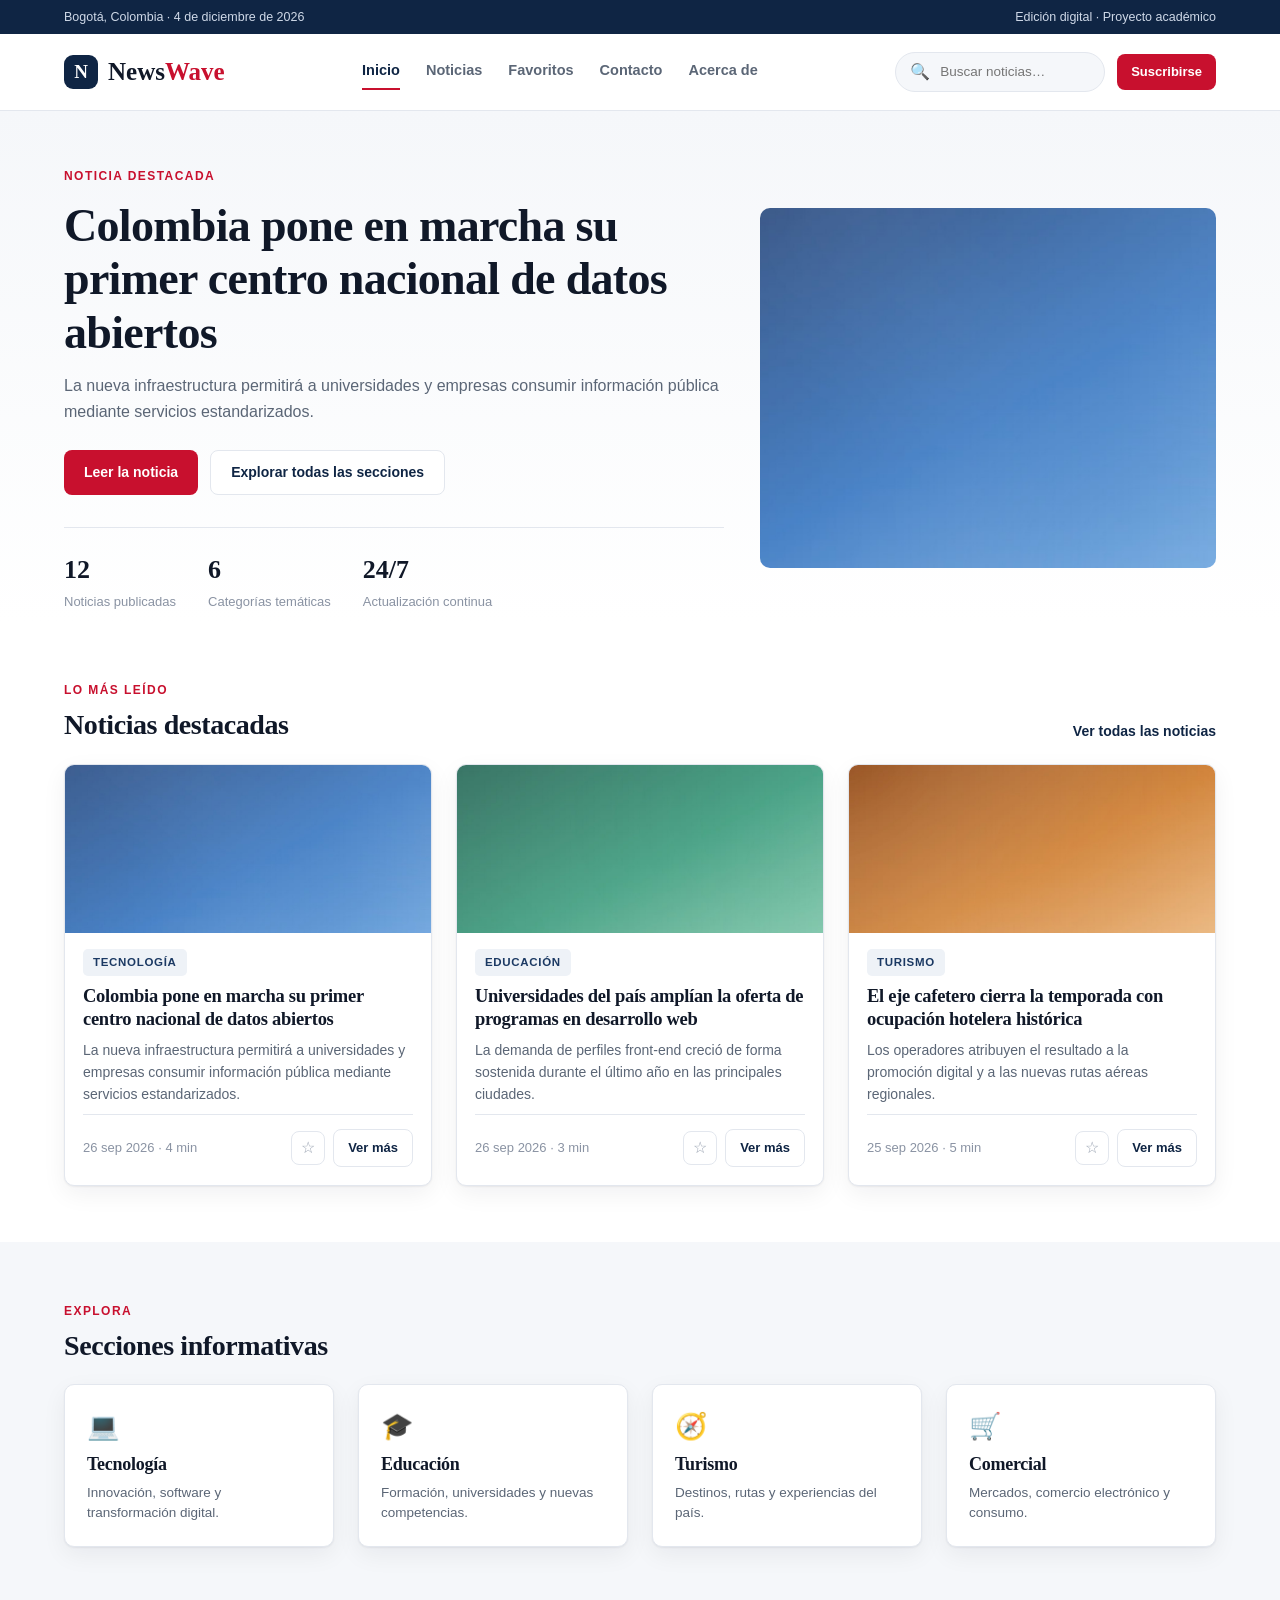
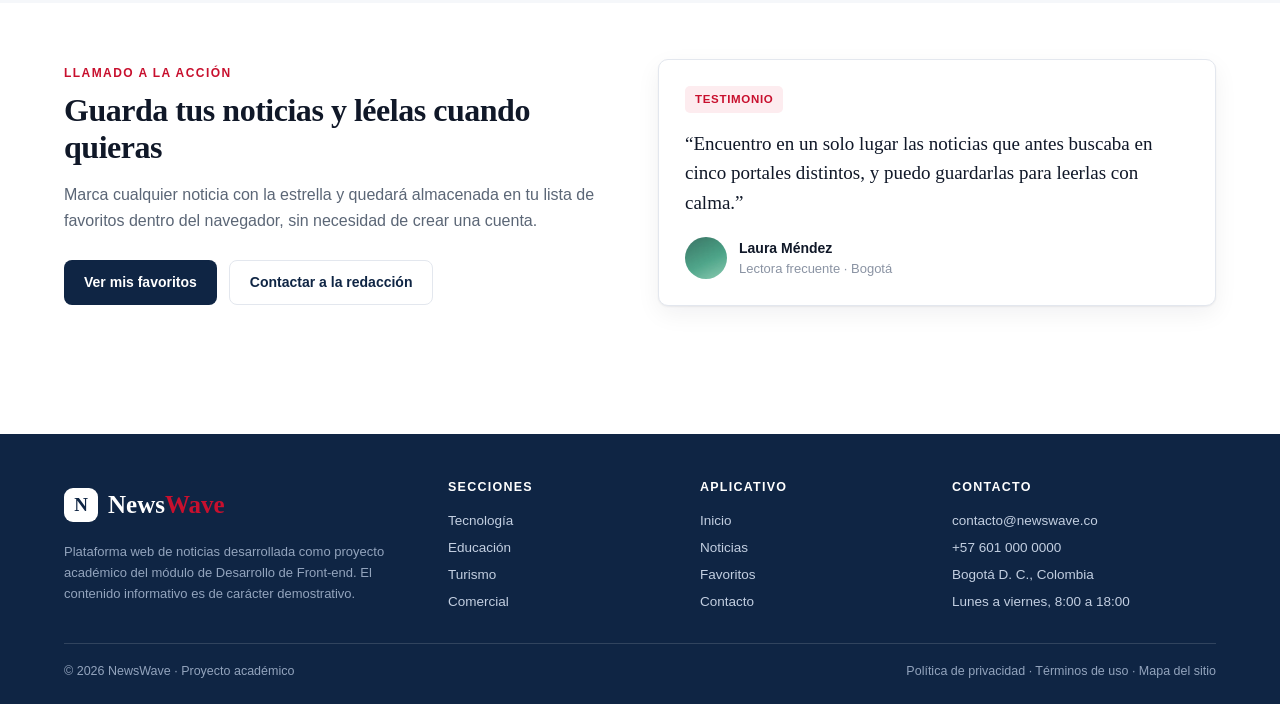
<file: index.html>
<!DOCTYPE html>
<html lang="es">
<head>
  <meta charset="UTF-8">
  <meta name="viewport" content="width=device-width, initial-scale=1.0">
  <meta name="description" content="NewsWave, plataforma web de noticias desarrollada como proyecto academico del modulo de Desarrollo de Front-end.">
  <title>NewsWave | Inicio</title>
  <link rel="stylesheet" href="assets/css/styles.css">
  <script src="data/noticias-respaldo.js" defer></script>
  <script src="assets/js/datos.js" defer></script>
  <script src="assets/js/layout.js" defer></script>
  <script src="assets/js/inicio.js" defer></script>
</head>
<body>
  <!-- ============================ Encabezado ============================ -->
  <div class="barra-superior">
    <div class="wrap">
      <span data-fecha-hoy>Bogotá, Colombia</span>
      <span>Edición digital &middot; Proyecto académico</span>
    </div>
  </div>

  <header class="cabecera">
    <div class="wrap">
      <a class="marca" href="index.html">
        <span class="marca__icono">N</span>
        <span class="marca__nombre">News<span>Wave</span></span>
      </a>

      <nav class="menu" id="menu-principal" aria-label="Menú principal">
        <a href="index.html" class="activo">Inicio</a>
        <a href="noticias.html">Noticias</a>
        <a href="favoritos.html">Favoritos</a>
        <a href="contacto.html">Contacto</a>
        <a href="acerca.html">Acerca de</a>
      </nav>

      <div class="acciones-cabecera">
        <form class="buscador-cabecera" role="search">
          <span aria-hidden="true">&#128269;</span>
          <input type="search" placeholder="Buscar noticias…" aria-label="Buscar noticias">
        </form>
        <a class="boton boton--primario boton--pequeno boton-suscribirse" href="contacto.html">Suscribirse</a>
        <button class="boton-menu" type="button" aria-expanded="false"
                aria-controls="menu-principal" aria-label="Abrir menú">&#9776;</button>
      </div>
    </div>
  </header>

  <main>
    <!-- Noticia principal (se carga desde data/noticias.json) -->
    <section class="principal">
      <div class="wrap">
        <div class="principal__grid" id="noticia-principal">
          <p class="entradilla">Cargando la noticia principal…</p>
        </div>
      </div>
    </section>

    <!-- Noticias destacadas -->
    <section class="seccion">
      <div class="wrap">
        <div class="encabezado-seccion">
          <div>
            <span class="antetitulo">Lo más leído</span>
            <h2 class="mt-8">Noticias destacadas</h2>
          </div>
          <a href="noticias.html">Ver todas las noticias</a>
        </div>
        <div class="rejilla rejilla--3" id="noticias-destacadas">
          <p class="entradilla">Cargando noticias…</p>
        </div>
      </div>
    </section>

    <!-- Secciones temáticas -->
    <section class="seccion seccion--suave">
      <div class="wrap">
        <div class="encabezado-seccion">
          <div>
            <span class="antetitulo">Explora</span>
            <h2 class="mt-8">Secciones informativas</h2>
          </div>
        </div>
        <div class="rejilla rejilla--4" id="secciones-tematicas"></div>
      </div>
    </section>

    <!-- Llamado a la acción y testimonio -->
    <section class="seccion">
      <div class="wrap bloque-doble">
        <div>
          <span class="antetitulo">Llamado a la acción</span>
          <h2 class="mt-8" style="font-size:32px">Guarda tus noticias y léelas cuando quieras</h2>
          <p class="entradilla mt-16">Marca cualquier noticia con la estrella y quedará
            almacenada en tu lista de favoritos dentro del navegador, sin necesidad de
            crear una cuenta.</p>
          <div class="principal__acciones">
            <a class="boton boton--oscuro" href="favoritos.html">Ver mis favoritos</a>
            <a class="boton boton--claro" href="contacto.html">Contactar a la redacción</a>
          </div>
        </div>
        <div class="testimonio">
          <span class="etiqueta etiqueta--roja">Testimonio</span>
          <p>“Encuentro en un solo lugar las noticias que antes buscaba en cinco portales
            distintos, y puedo guardarlas para leerlas con calma.”</p>
          <div class="testimonio__autor">
            <img class="testimonio__avatar" src="assets/img/noticia-02.jpg" alt="">
            <div>
              <div style="font-weight:700;font-size:14px">Laura Méndez</div>
              <div class="meta">Lectora frecuente &middot; Bogotá</div>
            </div>
          </div>
        </div>
      </div>
    </section>
  </main>

  <!-- ============================== Pie ================================ -->
  <footer class="pie">
    <div class="wrap">
      <div class="pie__columnas">
        <div>
          <a class="marca" href="index.html">
            <span class="marca__icono">N</span>
            <span class="marca__nombre">News<span>Wave</span></span>
          </a>
          <p class="pie__nota">Plataforma web de noticias desarrollada como proyecto
            académico del módulo de Desarrollo de Front-end. El contenido informativo
            es de carácter demostrativo.</p>
        </div>
        <div>
          <h3>Secciones</h3>
          <ul>
            <li><a href="noticias.html?categoria=tecnologia">Tecnología</a></li>
            <li><a href="noticias.html?categoria=educacion">Educación</a></li>
            <li><a href="noticias.html?categoria=turismo">Turismo</a></li>
            <li><a href="noticias.html?categoria=comercial">Comercial</a></li>
          </ul>
        </div>
        <div>
          <h3>Aplicativo</h3>
          <ul>
            <li><a href="index.html">Inicio</a></li>
            <li><a href="noticias.html">Noticias</a></li>
            <li><a href="favoritos.html">Favoritos</a></li>
            <li><a href="contacto.html">Contacto</a></li>
          </ul>
        </div>
        <div>
          <h3>Contacto</h3>
          <ul>
            <li>contacto@newswave.co</li>
            <li>+57 601 000 0000</li>
            <li>Bogotá D. C., Colombia</li>
            <li>Lunes a viernes, 8:00 a 18:00</li>
          </ul>
        </div>
      </div>
      <div class="pie__final">
        <span>&copy; <span data-anio>2026</span> NewsWave &middot; Proyecto académico</span>
        <span>Política de privacidad &middot; Términos de uso &middot; Mapa del sitio</span>
      </div>
    </div>
  </footer>
</body>
</html>
</file>
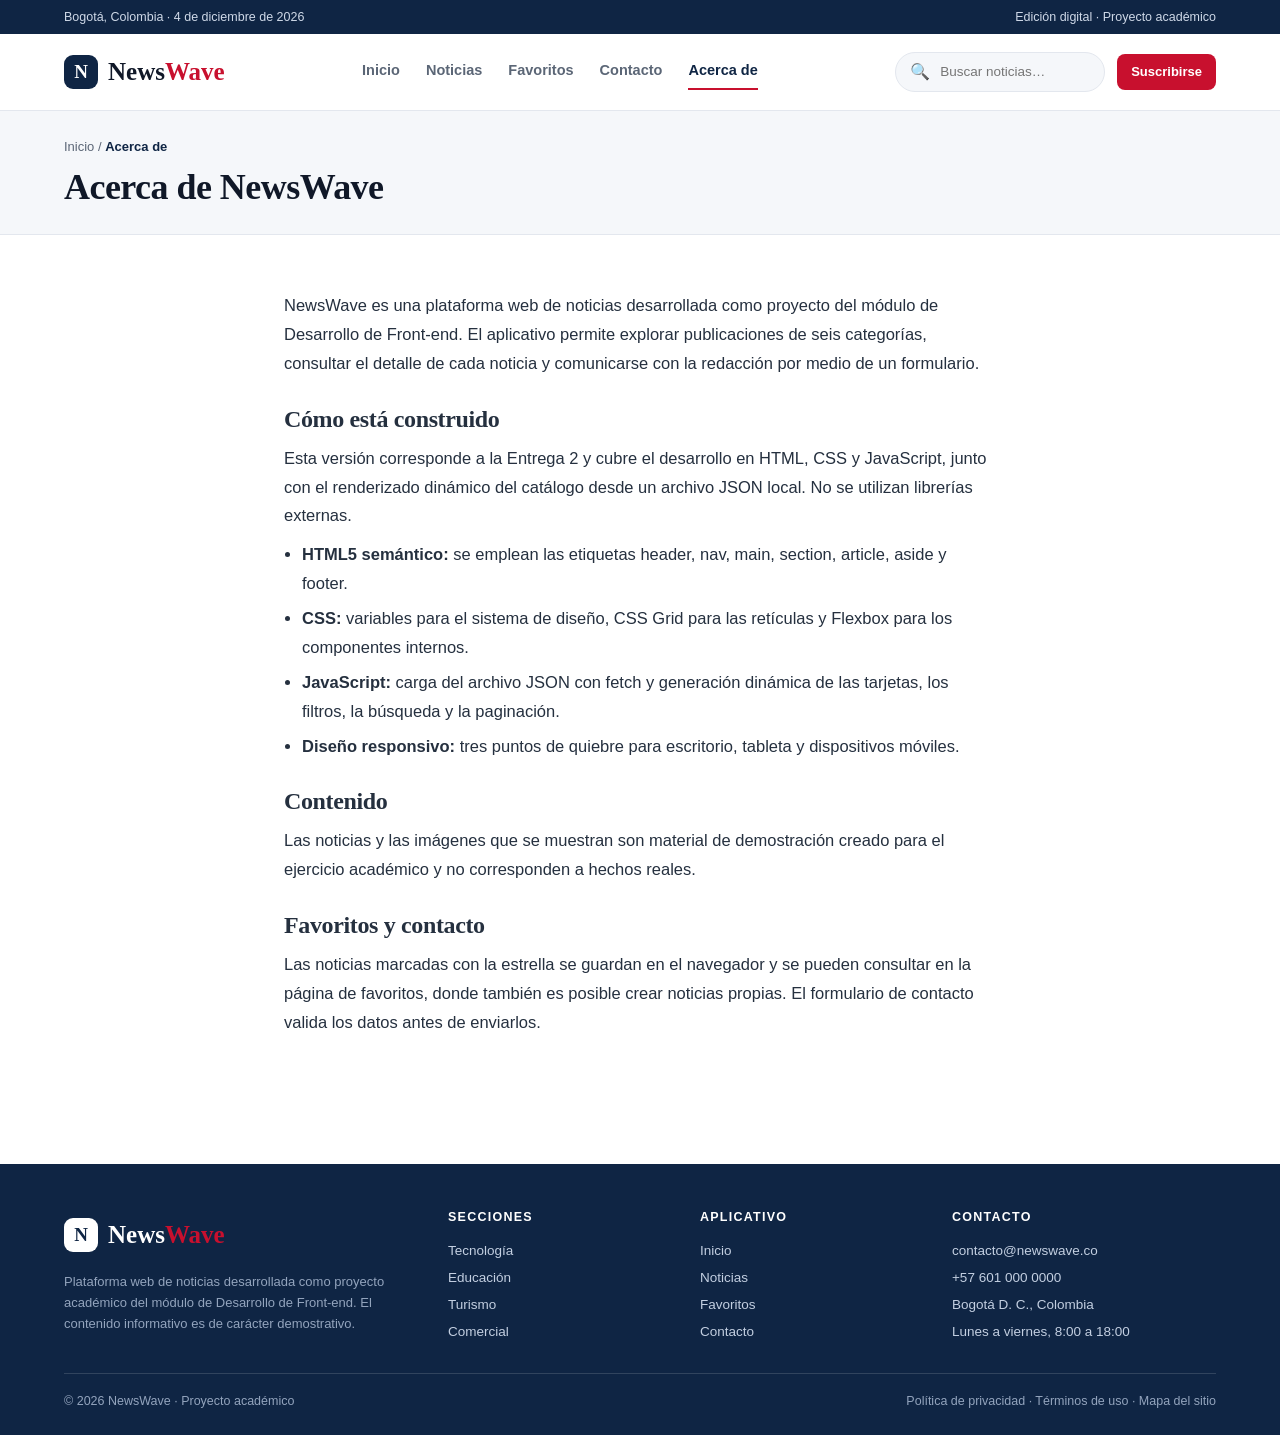
<file: acerca.html>
<!DOCTYPE html>
<html lang="es">
<head>
  <meta charset="UTF-8">
  <meta name="viewport" content="width=device-width, initial-scale=1.0">
  <meta name="description" content="NewsWave, plataforma web de noticias desarrollada como proyecto academico del modulo de Desarrollo de Front-end.">
  <title>NewsWave | Acerca de</title>
  <link rel="stylesheet" href="assets/css/styles.css">
  <script src="data/noticias-respaldo.js" defer></script>
  <script src="assets/js/datos.js" defer></script>
  <script src="assets/js/layout.js" defer></script>
</head>
<body>
  <!-- ============================ Encabezado ============================ -->
  <div class="barra-superior">
    <div class="wrap">
      <span data-fecha-hoy>Bogotá, Colombia</span>
      <span>Edición digital &middot; Proyecto académico</span>
    </div>
  </div>

  <header class="cabecera">
    <div class="wrap">
      <a class="marca" href="index.html">
        <span class="marca__icono">N</span>
        <span class="marca__nombre">News<span>Wave</span></span>
      </a>

      <nav class="menu" id="menu-principal" aria-label="Menú principal">
        <a href="index.html">Inicio</a>
        <a href="noticias.html">Noticias</a>
        <a href="favoritos.html">Favoritos</a>
        <a href="contacto.html">Contacto</a>
        <a href="acerca.html" class="activo">Acerca de</a>
      </nav>

      <div class="acciones-cabecera">
        <form class="buscador-cabecera" role="search">
          <span aria-hidden="true">&#128269;</span>
          <input type="search" placeholder="Buscar noticias…" aria-label="Buscar noticias">
        </form>
        <a class="boton boton--primario boton--pequeno boton-suscribirse" href="contacto.html">Suscribirse</a>
        <button class="boton-menu" type="button" aria-expanded="false"
                aria-controls="menu-principal" aria-label="Abrir menú">&#9776;</button>
      </div>
    </div>
  </header>

  <main>
    <div class="barra-contexto">
      <div class="wrap">
        <p class="ruta"><a href="index.html">Inicio</a> / <strong>Acerca de</strong></p>
        <h1>Acerca de NewsWave</h1>
      </div>
    </div>

    <section class="seccion">
      <div class="wrap texto-largo">
        <p>NewsWave es una plataforma web de noticias desarrollada como proyecto del
          módulo de Desarrollo de Front-end. El aplicativo permite explorar publicaciones
          de seis categorías, consultar el detalle de cada noticia y comunicarse con la
          redacción por medio de un formulario.</p>

        <h2>Cómo está construido</h2>
        <p>Esta versión corresponde a la Entrega 2 y cubre el desarrollo en HTML, CSS y
          JavaScript, junto con el renderizado dinámico del catálogo desde un archivo JSON
          local. No se utilizan librerías externas.</p>
        <ul>
          <li><strong>HTML5 semántico:</strong> se emplean las etiquetas header, nav,
            main, section, article, aside y footer.</li>
          <li><strong>CSS:</strong> variables para el sistema de diseño, CSS Grid para las
            retículas y Flexbox para los componentes internos.</li>
          <li><strong>JavaScript:</strong> carga del archivo JSON con fetch y generación
            dinámica de las tarjetas, los filtros, la búsqueda y la paginación.</li>
          <li><strong>Diseño responsivo:</strong> tres puntos de quiebre para escritorio,
            tableta y dispositivos móviles.</li>
        </ul>

        <h2>Contenido</h2>
        <p>Las noticias y las imágenes que se muestran son material de demostración
          creado para el ejercicio académico y no corresponden a hechos reales.</p>

        <h2>Favoritos y contacto</h2>
        <p>Las noticias marcadas con la estrella se guardan en el navegador y se pueden
          consultar en la página de favoritos, donde también es posible crear noticias
          propias. El formulario de contacto valida los datos antes de enviarlos.</p>
      </div>
    </section>
  </main>

  <!-- ============================== Pie ================================ -->
  <footer class="pie">
    <div class="wrap">
      <div class="pie__columnas">
        <div>
          <a class="marca" href="index.html">
            <span class="marca__icono">N</span>
            <span class="marca__nombre">News<span>Wave</span></span>
          </a>
          <p class="pie__nota">Plataforma web de noticias desarrollada como proyecto
            académico del módulo de Desarrollo de Front-end. El contenido informativo
            es de carácter demostrativo.</p>
        </div>
        <div>
          <h3>Secciones</h3>
          <ul>
            <li><a href="noticias.html?categoria=tecnologia">Tecnología</a></li>
            <li><a href="noticias.html?categoria=educacion">Educación</a></li>
            <li><a href="noticias.html?categoria=turismo">Turismo</a></li>
            <li><a href="noticias.html?categoria=comercial">Comercial</a></li>
          </ul>
        </div>
        <div>
          <h3>Aplicativo</h3>
          <ul>
            <li><a href="index.html">Inicio</a></li>
            <li><a href="noticias.html">Noticias</a></li>
            <li><a href="favoritos.html">Favoritos</a></li>
            <li><a href="contacto.html">Contacto</a></li>
          </ul>
        </div>
        <div>
          <h3>Contacto</h3>
          <ul>
            <li>contacto@newswave.co</li>
            <li>+57 601 000 0000</li>
            <li>Bogotá D. C., Colombia</li>
            <li>Lunes a viernes, 8:00 a 18:00</li>
          </ul>
        </div>
      </div>
      <div class="pie__final">
        <span>&copy; <span data-anio>2026</span> NewsWave &middot; Proyecto académico</span>
        <span>Política de privacidad &middot; Términos de uso &middot; Mapa del sitio</span>
      </div>
    </div>
  </footer>
</body>
</html>
</file>
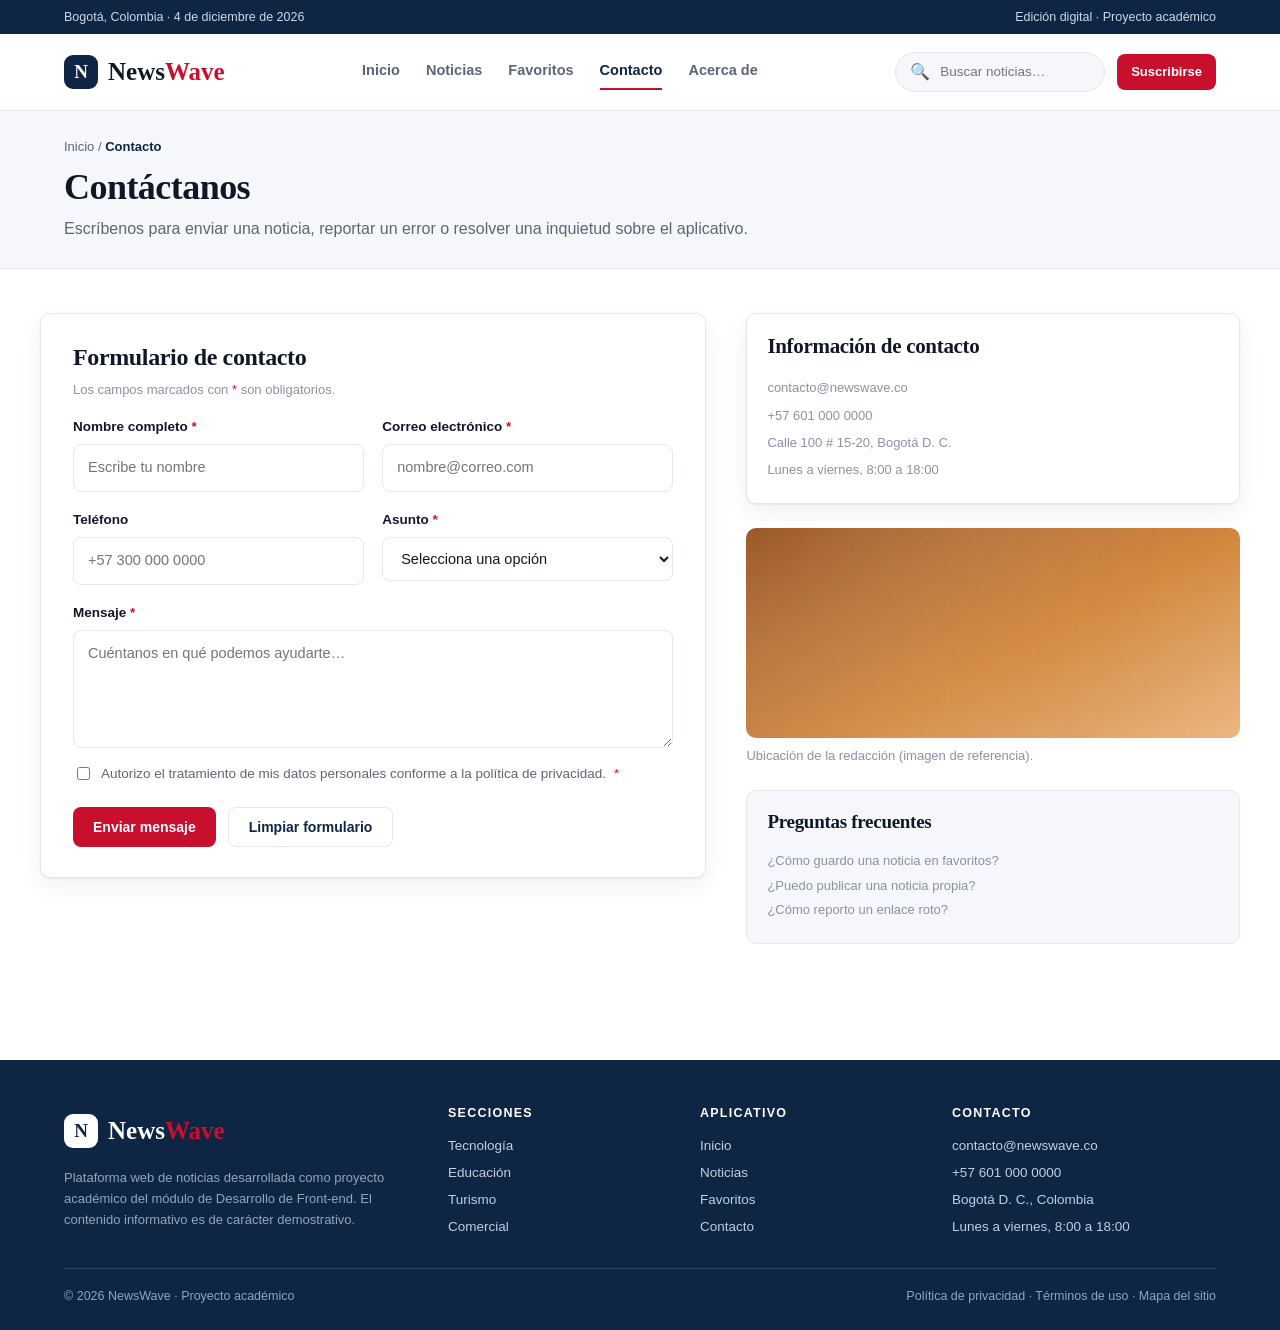
<file: contacto.html>
<!doctype html>
<html lang="es">
  <head>
    <meta charset="UTF-8" />
    <meta name="viewport" content="width=device-width, initial-scale=1.0" />
    <meta
      name="description"
      content="NewsWave, plataforma web de noticias desarrollada como proyecto academico del modulo de Desarrollo de Front-end."
    />
    <title>NewsWave | Contacto</title>
    <link rel="stylesheet" href="assets/css/styles.css" />
    <script src="data/noticias-respaldo.js" defer></script>
    <script src="assets/js/datos.js" defer></script>
    <script src="assets/js/layout.js" defer></script>
    <script src="assets/js/contacto.js" defer></script>
  </head>
  <body>
    <!-- ============================ Encabezado ============================ -->
    <div class="barra-superior">
      <div class="wrap">
        <span data-fecha-hoy>Bogotá, Colombia</span>
        <span>Edición digital &middot; Proyecto académico</span>
      </div>
    </div>

    <header class="cabecera">
      <div class="wrap">
        <a class="marca" href="index.html">
          <span class="marca__icono">N</span>
          <span class="marca__nombre">News<span>Wave</span></span>
        </a>

        <nav class="menu" id="menu-principal" aria-label="Menú principal">
          <a href="index.html">Inicio</a>
          <a href="noticias.html">Noticias</a>
          <a href="favoritos.html">Favoritos</a>
          <a href="contacto.html" class="activo">Contacto</a>
          <a href="acerca.html">Acerca de</a>
        </nav>

        <div class="acciones-cabecera">
          <form class="buscador-cabecera" role="search">
            <span aria-hidden="true">&#128269;</span>
            <input
              type="search"
              placeholder="Buscar noticias…"
              aria-label="Buscar noticias"
            />
          </form>
          <a
            class="boton boton--primario boton--pequeno boton-suscribirse"
            href="contacto.html"
            >Suscribirse</a
          >
          <button
            class="boton-menu"
            type="button"
            aria-expanded="false"
            aria-controls="menu-principal"
            aria-label="Abrir menú"
          >
            &#9776;
          </button>
        </div>
      </div>
    </header>

    <main>
      <div class="barra-contexto">
        <div class="wrap">
          <p class="ruta">
            <a href="index.html">Inicio</a> / <strong>Contacto</strong>
          </p>
          <h1>Contáctanos</h1>
          <p class="entradilla mt-8">
            Escríbenos para enviar una noticia, reportar un error o resolver una
            inquietud sobre el aplicativo.
          </p>
        </div>
      </div>

      <div class="wrap contacto">
        <form class="formulario" id="formulario-contacto" novalidate>
          <h2 style="font-size: 24px">Formulario de contacto</h2>
          <p class="meta mt-8">
            Los campos marcados con <span style="color: var(--red)">*</span> son
            obligatorios.
          </p>

          <div class="formulario__fila">
            <div class="campo">
              <label for="nombre"
                >Nombre completo <span class="obligatorio">*</span></label
              >
              <input
                type="text"
                id="nombre"
                name="nombre"
                placeholder="Escribe tu nombre"
              />
            </div>
            <div class="campo">
              <label for="correo"
                >Correo electrónico <span class="obligatorio">*</span></label
              >
              <input
                type="email"
                id="correo"
                name="correo"
                placeholder="nombre@correo.com"
              />
            </div>
          </div>

          <div class="formulario__fila">
            <div class="campo">
              <label for="telefono">Teléfono</label>
              <input
                type="tel"
                id="telefono"
                name="telefono"
                placeholder="+57 300 000 0000"
              />
            </div>
            <div class="campo">
              <label for="asunto"
                >Asunto <span class="obligatorio">*</span></label
              >
              <select id="asunto" name="asunto">
                <option value="">Selecciona una opción</option>
                <option>Enviar una noticia</option>
                <option>Reportar un error</option>
                <option>Sugerencias</option>
                <option>Otro</option>
              </select>
            </div>
          </div>

          <div class="campo" style="margin-top: 18px">
            <label for="mensaje"
              >Mensaje <span class="obligatorio">*</span></label
            >
            <textarea
              id="mensaje"
              name="mensaje"
              placeholder="Cuéntanos en qué podemos ayudarte…"
            ></textarea>
          </div>

          <div class="campo campo--casilla">
            <label for="politica">
              <input type="checkbox" id="politica" name="politica" />
              Autorizo el tratamiento de mis datos personales conforme a la
              política de privacidad. <span class="obligatorio">*</span>
            </label>
          </div>

          <div class="formulario__acciones">
            <button class="boton boton--primario" type="submit">
              Enviar mensaje
            </button>
            <button class="boton boton--claro" type="reset">
              Limpiar formulario
            </button>
          </div>

        </form>

        <div>
          <div class="panel">
            <h3 style="font-size: 21px">Información de contacto</h3>
            <p class="meta mt-16" style="line-height: 2.1">
              contacto@newswave.co<br />
              +57 601 000 0000<br />
              Calle 100 # 15-20, Bogotá D. C.<br />
              Lunes a viernes, 8:00 a 18:00
            </p>
          </div>
          <img
            class="mapa mt-24"
            src="assets/img/noticia-03.jpg"
            alt="Ubicación de la redacción"
          />
          <p class="meta mt-8">
            Ubicación de la redacción (imagen de referencia).
          </p>
          <div class="panel panel--suave mt-24">
            <h3 style="font-size: 19px">Preguntas frecuentes</h3>
            <p class="meta mt-16" style="line-height: 1.9">
              ¿Cómo guardo una noticia en favoritos?<br />
              ¿Puedo publicar una noticia propia?<br />
              ¿Cómo reporto un enlace roto?
            </p>
          </div>
        </div>
      </div>
    </main>

    <!-- ============================== Pie ================================ -->
    <footer class="pie">
      <div class="wrap">
        <div class="pie__columnas">
          <div>
            <a class="marca" href="index.html">
              <span class="marca__icono">N</span>
              <span class="marca__nombre">News<span>Wave</span></span>
            </a>
            <p class="pie__nota">
              Plataforma web de noticias desarrollada como proyecto académico
              del módulo de Desarrollo de Front-end. El contenido informativo es
              de carácter demostrativo.
            </p>
          </div>
          <div>
            <h3>Secciones</h3>
            <ul>
              <li>
                <a href="noticias.html?categoria=tecnologia">Tecnología</a>
              </li>
              <li><a href="noticias.html?categoria=educacion">Educación</a></li>
              <li><a href="noticias.html?categoria=turismo">Turismo</a></li>
              <li><a href="noticias.html?categoria=comercial">Comercial</a></li>
            </ul>
          </div>
          <div>
            <h3>Aplicativo</h3>
            <ul>
              <li><a href="index.html">Inicio</a></li>
              <li><a href="noticias.html">Noticias</a></li>
              <li><a href="favoritos.html">Favoritos</a></li>
              <li><a href="contacto.html">Contacto</a></li>
            </ul>
          </div>
          <div>
            <h3>Contacto</h3>
            <ul>
              <li>contacto@newswave.co</li>
              <li>+57 601 000 0000</li>
              <li>Bogotá D. C., Colombia</li>
              <li>Lunes a viernes, 8:00 a 18:00</li>
            </ul>
          </div>
        </div>
        <div class="pie__final">
          <span
            >&copy; <span data-anio>2026</span> NewsWave &middot; Proyecto
            académico</span
          >
          <span
            >Política de privacidad &middot; Términos de uso &middot; Mapa del
            sitio</span
          >
        </div>
      </div>
    </footer>
  </body>
</html>
</file>
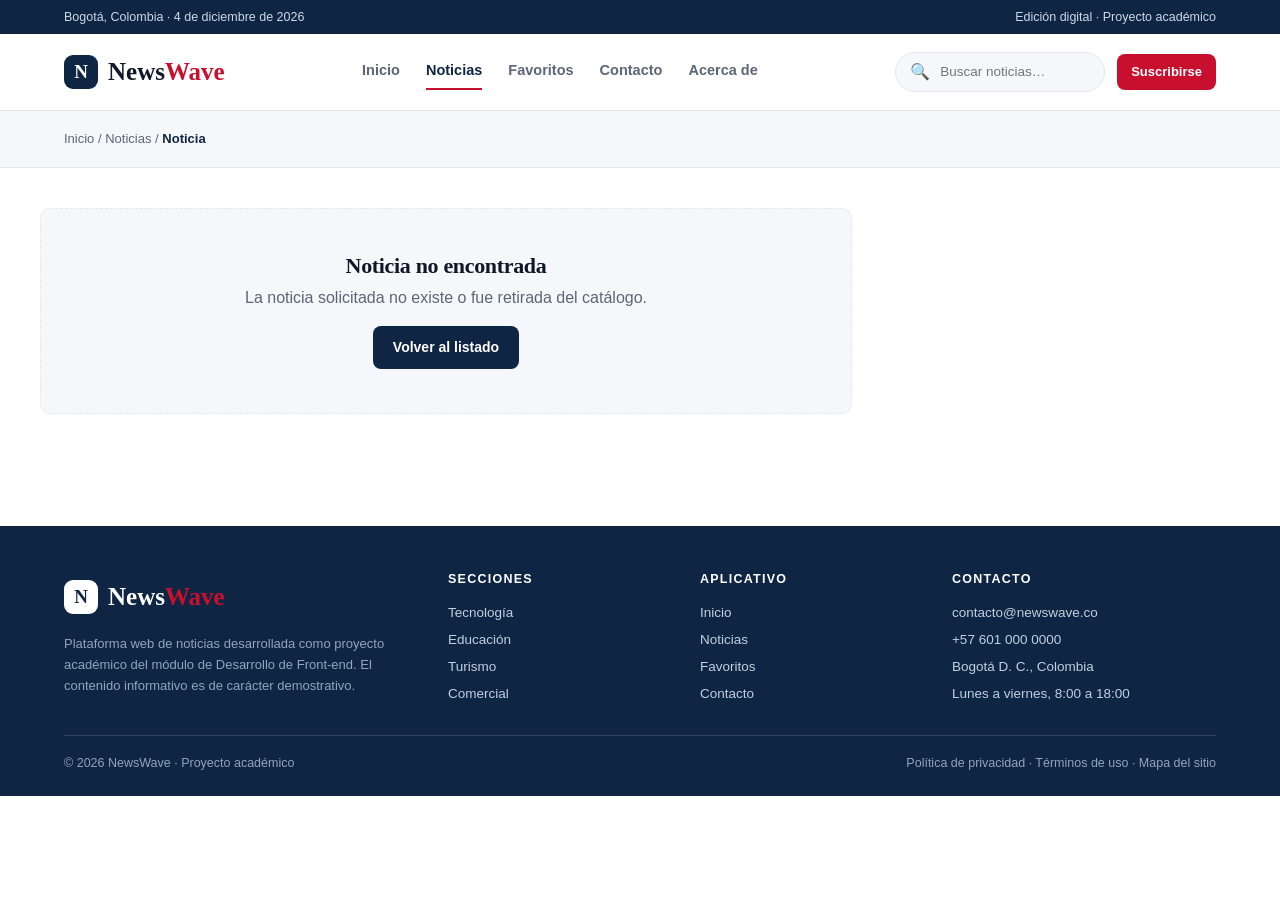
<file: detalle.html>
<!DOCTYPE html>
<html lang="es">
<head>
  <meta charset="UTF-8">
  <meta name="viewport" content="width=device-width, initial-scale=1.0">
  <meta name="description" content="NewsWave, plataforma web de noticias desarrollada como proyecto academico del modulo de Desarrollo de Front-end.">
  <title>NewsWave | Detalle de la noticia</title>
  <link rel="stylesheet" href="assets/css/styles.css">
  <script src="data/noticias-respaldo.js" defer></script>
  <script src="assets/js/datos.js" defer></script>
  <script src="assets/js/layout.js" defer></script>
  <script src="assets/js/detalle.js" defer></script>
</head>
<body>
  <!-- ============================ Encabezado ============================ -->
  <div class="barra-superior">
    <div class="wrap">
      <span data-fecha-hoy>Bogotá, Colombia</span>
      <span>Edición digital &middot; Proyecto académico</span>
    </div>
  </div>

  <header class="cabecera">
    <div class="wrap">
      <a class="marca" href="index.html">
        <span class="marca__icono">N</span>
        <span class="marca__nombre">News<span>Wave</span></span>
      </a>

      <nav class="menu" id="menu-principal" aria-label="Menú principal">
        <a href="index.html">Inicio</a>
        <a href="noticias.html" class="activo">Noticias</a>
        <a href="favoritos.html">Favoritos</a>
        <a href="contacto.html">Contacto</a>
        <a href="acerca.html">Acerca de</a>
      </nav>

      <div class="acciones-cabecera">
        <form class="buscador-cabecera" role="search">
          <span aria-hidden="true">&#128269;</span>
          <input type="search" placeholder="Buscar noticias…" aria-label="Buscar noticias">
        </form>
        <a class="boton boton--primario boton--pequeno boton-suscribirse" href="contacto.html">Suscribirse</a>
        <button class="boton-menu" type="button" aria-expanded="false"
                aria-controls="menu-principal" aria-label="Abrir menú">&#9776;</button>
      </div>
    </div>
  </header>

  <main>
    <div class="barra-contexto" style="padding:18px 0">
      <div class="wrap">
        <p class="ruta"><a href="index.html">Inicio</a> /
          <a href="noticias.html">Noticias</a> /
          <strong id="ruta-categoria">Noticia</strong></p>
      </div>
    </div>

    <div class="wrap detalle">
      <article id="detalle-noticia">
        <p class="entradilla">Cargando la noticia…</p>
      </article>
      <aside id="detalle-lateral"></aside>
    </div>
  </main>

  <!-- ============================== Pie ================================ -->
  <footer class="pie">
    <div class="wrap">
      <div class="pie__columnas">
        <div>
          <a class="marca" href="index.html">
            <span class="marca__icono">N</span>
            <span class="marca__nombre">News<span>Wave</span></span>
          </a>
          <p class="pie__nota">Plataforma web de noticias desarrollada como proyecto
            académico del módulo de Desarrollo de Front-end. El contenido informativo
            es de carácter demostrativo.</p>
        </div>
        <div>
          <h3>Secciones</h3>
          <ul>
            <li><a href="noticias.html?categoria=tecnologia">Tecnología</a></li>
            <li><a href="noticias.html?categoria=educacion">Educación</a></li>
            <li><a href="noticias.html?categoria=turismo">Turismo</a></li>
            <li><a href="noticias.html?categoria=comercial">Comercial</a></li>
          </ul>
        </div>
        <div>
          <h3>Aplicativo</h3>
          <ul>
            <li><a href="index.html">Inicio</a></li>
            <li><a href="noticias.html">Noticias</a></li>
            <li><a href="favoritos.html">Favoritos</a></li>
            <li><a href="contacto.html">Contacto</a></li>
          </ul>
        </div>
        <div>
          <h3>Contacto</h3>
          <ul>
            <li>contacto@newswave.co</li>
            <li>+57 601 000 0000</li>
            <li>Bogotá D. C., Colombia</li>
            <li>Lunes a viernes, 8:00 a 18:00</li>
          </ul>
        </div>
      </div>
      <div class="pie__final">
        <span>&copy; <span data-anio>2026</span> NewsWave &middot; Proyecto académico</span>
        <span>Política de privacidad &middot; Términos de uso &middot; Mapa del sitio</span>
      </div>
    </div>
  </footer>
</body>
</html>
</file>
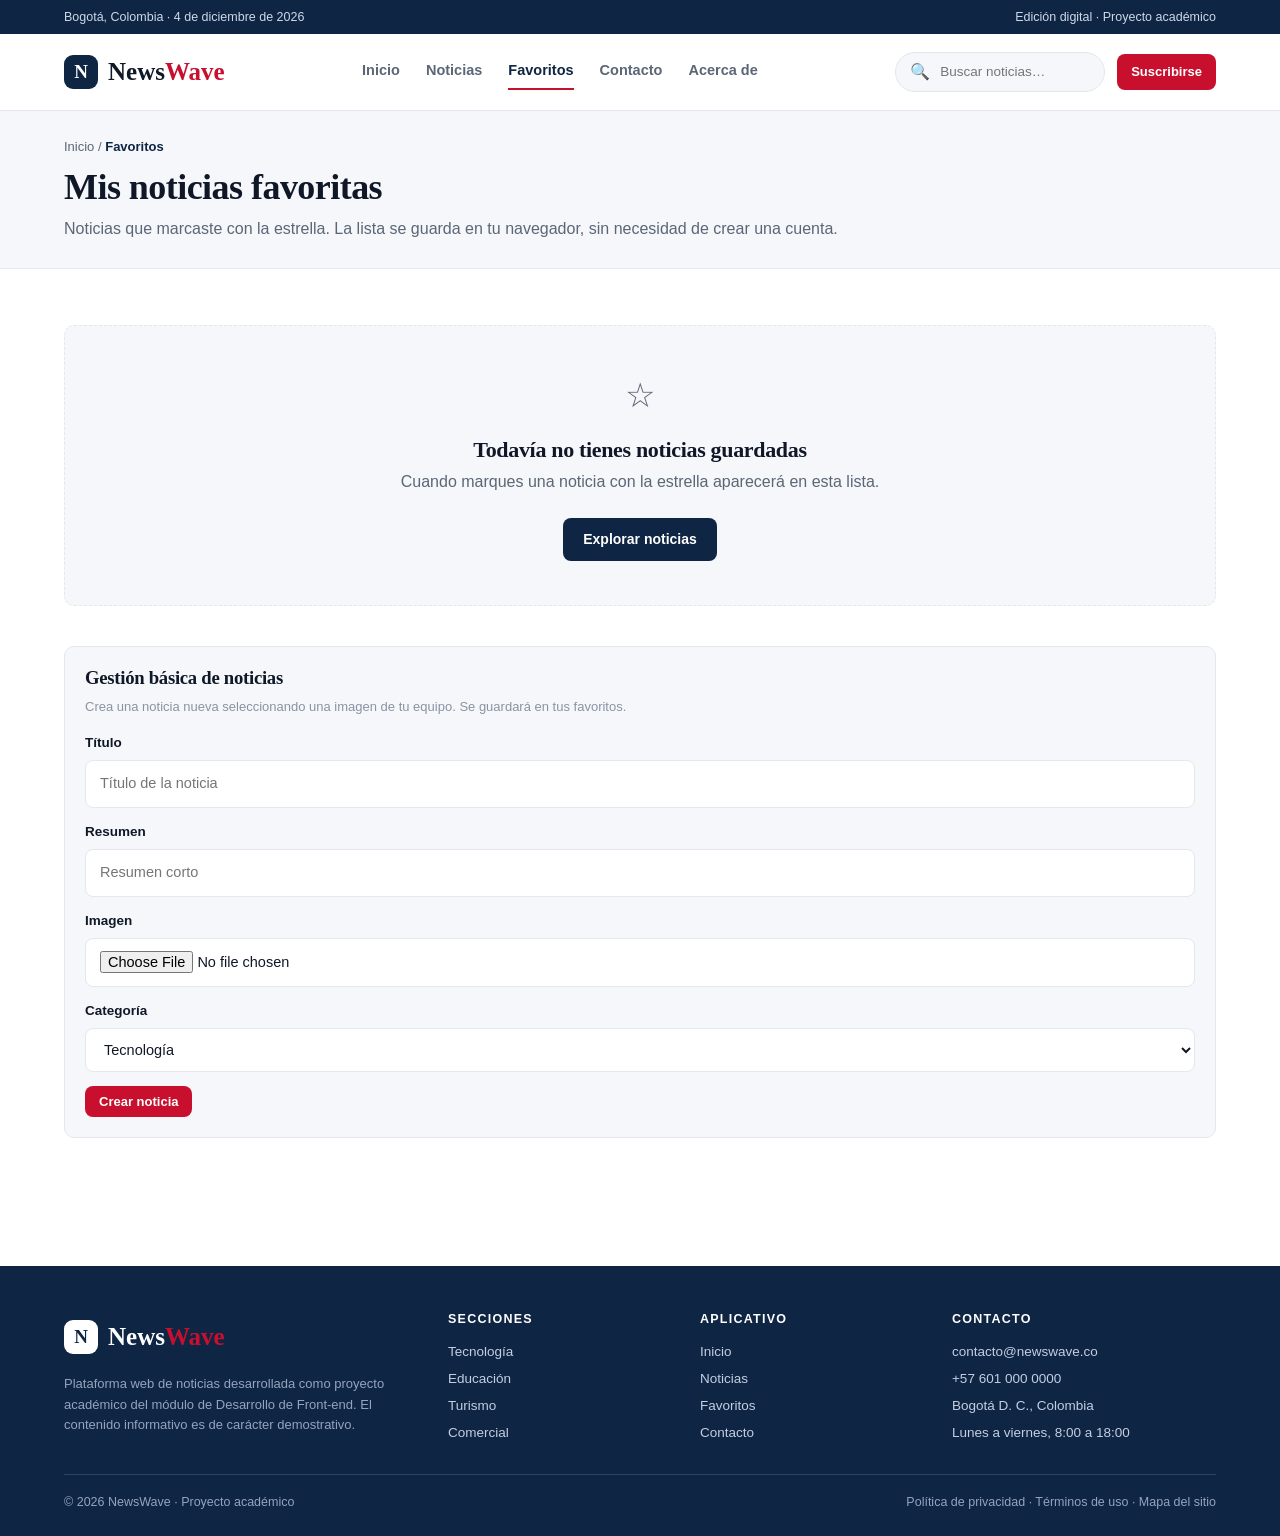
<file: favoritos.html>
<!doctype html>
<html lang="es">
  <head>
    <meta charset="UTF-8" />
    <meta name="viewport" content="width=device-width, initial-scale=1.0" />
    <meta
      name="description"
      content="NewsWave, plataforma web de noticias desarrollada como proyecto academico del modulo de Desarrollo de Front-end."
    />
    <title>NewsWave | Favoritos</title>
    <link rel="stylesheet" href="assets/css/styles.css" />
    <script src="data/noticias-respaldo.js" defer></script>
    <script src="assets/js/datos.js" defer></script>
    <script src="assets/js/layout.js" defer></script>
    <script src="assets/js/favoritos.js" defer></script>
  </head>
  <body>
    <!-- ============================ Encabezado ============================ -->
    <div class="barra-superior">
      <div class="wrap">
        <span data-fecha-hoy>Bogotá, Colombia</span>
        <span>Edición digital &middot; Proyecto académico</span>
      </div>
    </div>

    <header class="cabecera">
      <div class="wrap">
        <a class="marca" href="index.html">
          <span class="marca__icono">N</span>
          <span class="marca__nombre">News<span>Wave</span></span>
        </a>

        <nav class="menu" id="menu-principal" aria-label="Menú principal">
          <a href="index.html">Inicio</a>
          <a href="noticias.html">Noticias</a>
          <a href="favoritos.html" class="activo">Favoritos</a>
          <a href="contacto.html">Contacto</a>
          <a href="acerca.html">Acerca de</a>
        </nav>

        <div class="acciones-cabecera">
          <form class="buscador-cabecera" role="search">
            <span aria-hidden="true">&#128269;</span>
            <input
              type="search"
              placeholder="Buscar noticias…"
              aria-label="Buscar noticias"
            />
          </form>
          <a
            class="boton boton--primario boton--pequeno boton-suscribirse"
            href="contacto.html"
            >Suscribirse</a
          >
          <button
            class="boton-menu"
            type="button"
            aria-expanded="false"
            aria-controls="menu-principal"
            aria-label="Abrir menú"
          >
            &#9776;
          </button>
        </div>
      </div>
    </header>

    <main>
      <div class="barra-contexto">
        <div class="wrap">
          <p class="ruta">
            <a href="index.html">Inicio</a> / <strong>Favoritos</strong>
          </p>
          <h1>Mis noticias favoritas</h1>
          <p class="entradilla mt-8">
            Noticias que marcaste con la estrella. La lista se guarda en tu
            navegador, sin necesidad de crear una cuenta.
          </p>
        </div>
      </div>

      <section class="seccion">
        <div class="wrap" id="contenedor-favoritos">
          <p class="entradilla">Cargando favoritos…</p>
        </div>
      </section>
    </main>

    <!-- ============================== Pie ================================ -->
    <footer class="pie">
      <div class="wrap">
        <div class="pie__columnas">
          <div>
            <a class="marca" href="index.html">
              <span class="marca__icono">N</span>
              <span class="marca__nombre">News<span>Wave</span></span>
            </a>
            <p class="pie__nota">
              Plataforma web de noticias desarrollada como proyecto académico
              del módulo de Desarrollo de Front-end. El contenido informativo es
              de carácter demostrativo.
            </p>
          </div>
          <div>
            <h3>Secciones</h3>
            <ul>
              <li>
                <a href="noticias.html?categoria=tecnologia">Tecnología</a>
              </li>
              <li><a href="noticias.html?categoria=educacion">Educación</a></li>
              <li><a href="noticias.html?categoria=turismo">Turismo</a></li>
              <li><a href="noticias.html?categoria=comercial">Comercial</a></li>
            </ul>
          </div>
          <div>
            <h3>Aplicativo</h3>
            <ul>
              <li><a href="index.html">Inicio</a></li>
              <li><a href="noticias.html">Noticias</a></li>
              <li><a href="favoritos.html">Favoritos</a></li>
              <li><a href="contacto.html">Contacto</a></li>
            </ul>
          </div>
          <div>
            <h3>Contacto</h3>
            <ul>
              <li>contacto@newswave.co</li>
              <li>+57 601 000 0000</li>
              <li>Bogotá D. C., Colombia</li>
              <li>Lunes a viernes, 8:00 a 18:00</li>
            </ul>
          </div>
        </div>
        <div class="pie__final">
          <span
            >&copy; <span data-anio>2026</span> NewsWave &middot; Proyecto
            académico</span
          >
          <span
            >Política de privacidad &middot; Términos de uso &middot; Mapa del
            sitio</span
          >
        </div>
      </div>
    </footer>
  </body>
</html>
</file>
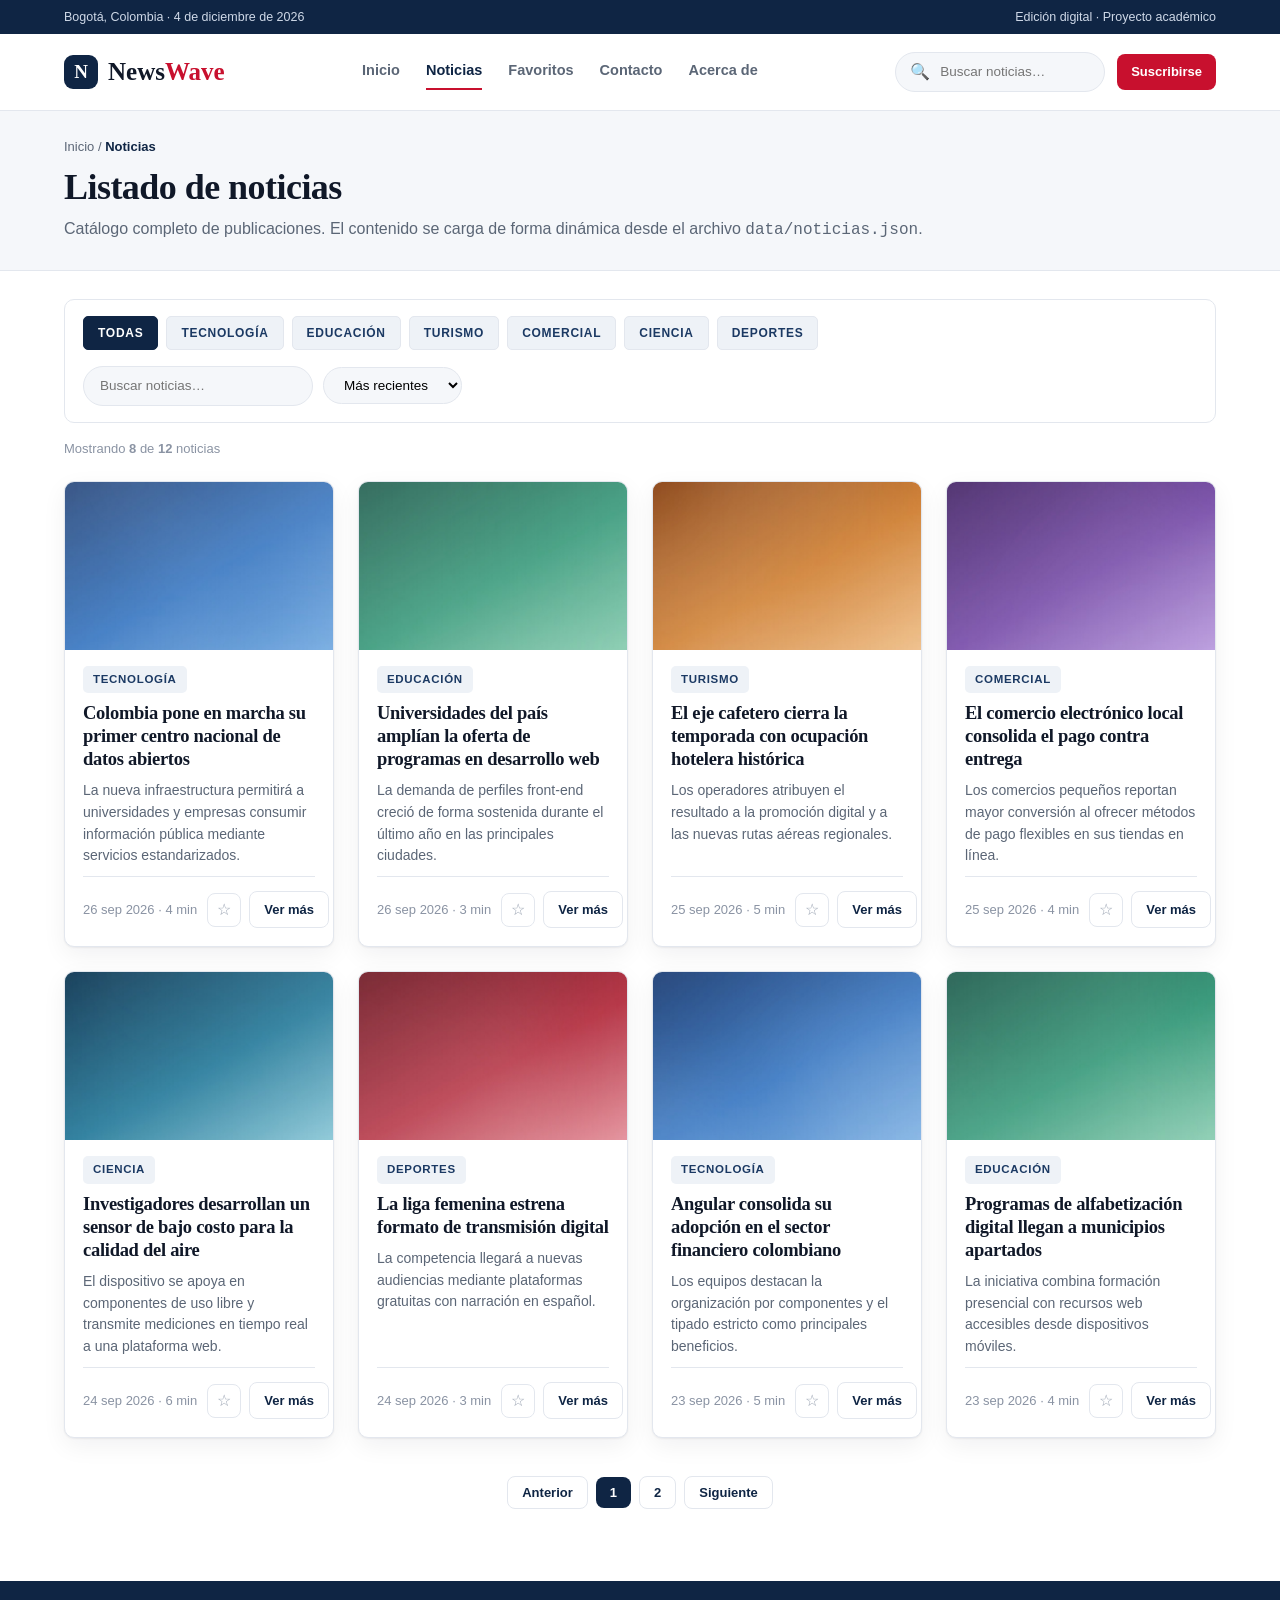
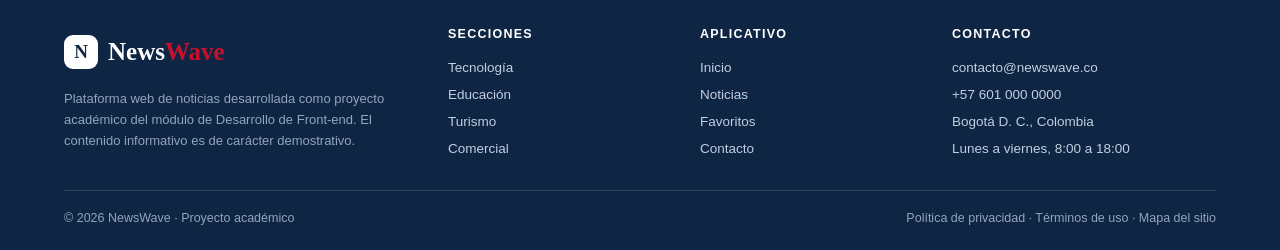
<file: noticias.html>
<!DOCTYPE html>
<html lang="es">
<head>
  <meta charset="UTF-8">
  <meta name="viewport" content="width=device-width, initial-scale=1.0">
  <meta name="description" content="NewsWave, plataforma web de noticias desarrollada como proyecto academico del modulo de Desarrollo de Front-end.">
  <title>NewsWave | Noticias</title>
  <link rel="stylesheet" href="assets/css/styles.css">
  <script src="data/noticias-respaldo.js" defer></script>
  <script src="assets/js/datos.js" defer></script>
  <script src="assets/js/layout.js" defer></script>
  <script src="assets/js/noticias.js" defer></script>
</head>
<body>
  <!-- ============================ Encabezado ============================ -->
  <div class="barra-superior">
    <div class="wrap">
      <span data-fecha-hoy>Bogotá, Colombia</span>
      <span>Edición digital &middot; Proyecto académico</span>
    </div>
  </div>

  <header class="cabecera">
    <div class="wrap">
      <a class="marca" href="index.html">
        <span class="marca__icono">N</span>
        <span class="marca__nombre">News<span>Wave</span></span>
      </a>

      <nav class="menu" id="menu-principal" aria-label="Menú principal">
        <a href="index.html">Inicio</a>
        <a href="noticias.html" class="activo">Noticias</a>
        <a href="favoritos.html">Favoritos</a>
        <a href="contacto.html">Contacto</a>
        <a href="acerca.html">Acerca de</a>
      </nav>

      <div class="acciones-cabecera">
        <form class="buscador-cabecera" role="search">
          <span aria-hidden="true">&#128269;</span>
          <input type="search" placeholder="Buscar noticias…" aria-label="Buscar noticias">
        </form>
        <a class="boton boton--primario boton--pequeno boton-suscribirse" href="contacto.html">Suscribirse</a>
        <button class="boton-menu" type="button" aria-expanded="false"
                aria-controls="menu-principal" aria-label="Abrir menú">&#9776;</button>
      </div>
    </div>
  </header>

  <main>
    <div class="barra-contexto">
      <div class="wrap">
        <p class="ruta"><a href="index.html">Inicio</a> / <strong>Noticias</strong></p>
        <h1>Listado de noticias</h1>
        <p class="entradilla mt-8">Catálogo completo de publicaciones. El contenido se
          carga de forma dinámica desde el archivo <code>data/noticias.json</code>.</p>
      </div>
    </div>

    <section style="padding:28px 0 0">
      <div class="wrap">
        <!-- Barra de filtros -->
        <div class="filtros">
          <div class="filtros__categorias" id="filtro-categorias"></div>
          <div class="filtros__controles">
            <input type="search" id="filtro-busqueda" placeholder="Buscar noticias…"
                   aria-label="Buscar noticias">
            <select id="filtro-orden" aria-label="Ordenar noticias">
              <option value="recientes">Más recientes</option>
              <option value="antiguas">Más antiguas</option>
              <option value="titulo">Título (A-Z)</option>
            </select>
          </div>
        </div>
        <p class="meta mt-16" id="contador-resultados"></p>
      </div>
    </section>

    <section style="padding:22px 0 0">
      <div class="wrap">
        <div class="rejilla rejilla--4" id="listado-noticias">
          <p class="entradilla">Cargando noticias…</p>
        </div>
        <div class="paginacion" id="paginacion"></div>
      </div>
    </section>
  </main>

  <!-- ============================== Pie ================================ -->
  <footer class="pie">
    <div class="wrap">
      <div class="pie__columnas">
        <div>
          <a class="marca" href="index.html">
            <span class="marca__icono">N</span>
            <span class="marca__nombre">News<span>Wave</span></span>
          </a>
          <p class="pie__nota">Plataforma web de noticias desarrollada como proyecto
            académico del módulo de Desarrollo de Front-end. El contenido informativo
            es de carácter demostrativo.</p>
        </div>
        <div>
          <h3>Secciones</h3>
          <ul>
            <li><a href="noticias.html?categoria=tecnologia">Tecnología</a></li>
            <li><a href="noticias.html?categoria=educacion">Educación</a></li>
            <li><a href="noticias.html?categoria=turismo">Turismo</a></li>
            <li><a href="noticias.html?categoria=comercial">Comercial</a></li>
          </ul>
        </div>
        <div>
          <h3>Aplicativo</h3>
          <ul>
            <li><a href="index.html">Inicio</a></li>
            <li><a href="noticias.html">Noticias</a></li>
            <li><a href="favoritos.html">Favoritos</a></li>
            <li><a href="contacto.html">Contacto</a></li>
          </ul>
        </div>
        <div>
          <h3>Contacto</h3>
          <ul>
            <li>contacto@newswave.co</li>
            <li>+57 601 000 0000</li>
            <li>Bogotá D. C., Colombia</li>
            <li>Lunes a viernes, 8:00 a 18:00</li>
          </ul>
        </div>
      </div>
      <div class="pie__final">
        <span>&copy; <span data-anio>2026</span> NewsWave &middot; Proyecto académico</span>
        <span>Política de privacidad &middot; Términos de uso &middot; Mapa del sitio</span>
      </div>
    </div>
  </footer>
</body>
</html>
</file>
<file: assets/css/styles.css>
/* ==========================================================================
   NewsWave - Hoja de estilos principal
   Proyecto academico | Modulo de Desarrollo de Front-end
   Entrega 2: prototipo funcional (HTML, CSS y JavaScript)

   Contenido:
   1. Variables y reset
   2. Utilidades
   3. Encabezado y menu
   4. Pie de pagina
   5. Componentes (botones, etiquetas, tarjetas, formularios)
   6. Vistas (inicio, noticias, detalle, favoritos, contacto, acerca)
   7. Diseno responsivo
   ========================================================================== */

/* -------------------------------------------------- 1. Variables y reset */
:root {
  --navy: #0f2544;
  --navy-700: #1b3963;
  --red: #c8102e;
  --ink: #101828;
  --muted: #5b6676;
  --line: #e3e7ee;
  --bg: #ffffff;
  --soft: #f5f7fa;
  --soft-2: #eef2f7;
  --ok: #1f7a46;
  --ok-bg: #eef9f2;
  --radius: 10px;
  --shadow: 0 1px 2px rgba(16, 24, 40, .06), 0 8px 24px rgba(16, 24, 40, .06);
  --sans: "Segoe UI", Roboto, "Helvetica Neue", Arial, sans-serif;
  --serif: Georgia, "Times New Roman", serif;
  --wrap: 1200px;
}

*,
*::before,
*::after { box-sizing: border-box; }

body,
h1, h2, h3, h4,
p, figure, ul, ol { margin: 0; padding: 0; }

ul { list-style: none; }

body {
  background: var(--bg);
  color: var(--ink);
  font-family: var(--sans);
  font-size: 16px;
  line-height: 1.5;
  -webkit-font-smoothing: antialiased;
}

img { max-width: 100%; display: block; }

a { color: inherit; }

h1, h2, h3 {
  font-family: var(--serif);
  letter-spacing: -.015em;
  line-height: 1.16;
  font-weight: 700;
}

/* -------------------------------------------------------- 2. Utilidades */
.wrap {
  max-width: var(--wrap);
  margin: 0 auto;
  padding: 0 24px;
}

.seccion { padding: 56px 0; }
.seccion--suave { background: var(--soft); }

.mt-8 { margin-top: 8px; }
.mt-16 { margin-top: 16px; }
.mt-24 { margin-top: 24px; }
.mt-40 { margin-top: 40px; }

.oculto { display: none !important; }

.visualmente-oculto {
  position: absolute;
  width: 1px; height: 1px;
  overflow: hidden;
  clip: rect(0 0 0 0);
  white-space: nowrap;
}

.antetitulo {
  font-size: 12px;
  font-weight: 700;
  letter-spacing: .12em;
  text-transform: uppercase;
  color: var(--red);
}

.entradilla {
  color: var(--muted);
  font-size: 16px;
  line-height: 1.6;
}

.meta {
  color: #8a93a3;
  font-size: 13px;
}

.encabezado-seccion {
  display: flex;
  align-items: flex-end;
  justify-content: space-between;
  gap: 16px;
  margin-bottom: 22px;
}

.encabezado-seccion h2 { font-size: 28px; }

.encabezado-seccion a {
  color: var(--navy);
  font-size: 14px;
  font-weight: 700;
  text-decoration: none;
  white-space: nowrap;
}

/* --------------------------------------------- 3. Encabezado y menu */
.barra-superior {
  background: var(--navy);
  color: #cfd9e8;
  font-size: 12.5px;
}

.barra-superior .wrap {
  display: flex;
  justify-content: space-between;
  align-items: center;
  gap: 12px;
  min-height: 34px;
}

.cabecera {
  background: #fff;
  border-bottom: 1px solid var(--line);
  position: sticky;
  top: 0;
  z-index: 20;
}

.cabecera .wrap {
  display: flex;
  align-items: center;
  justify-content: space-between;
  gap: 20px;
  min-height: 76px;
}

.marca {
  display: flex;
  align-items: center;
  gap: 10px;
  text-decoration: none;
  color: var(--ink);
}

.marca__icono {
  width: 34px; height: 34px;
  border-radius: 9px;
  background: var(--navy);
  color: #fff;
  display: flex;
  align-items: center;
  justify-content: center;
  font-family: var(--serif);
  font-weight: 700;
  font-size: 19px;
}

.marca__nombre {
  font-family: var(--serif);
  font-size: 25px;
  font-weight: 700;
}

.marca__nombre span { color: var(--red); }

.menu {
  display: flex;
  gap: 26px;
}

.menu a {
  text-decoration: none;
  color: var(--muted);
  font-size: 14.5px;
  font-weight: 700;
  padding: 6px 0;
  border-bottom: 2px solid transparent;
}

.menu a:hover { color: var(--navy); }

.menu a.activo {
  color: var(--navy);
  border-bottom-color: var(--red);
}

.acciones-cabecera {
  display: flex;
  align-items: center;
  gap: 12px;
}

.buscador-cabecera {
  display: flex;
  align-items: center;
  gap: 8px;
  background: var(--soft);
  border: 1px solid var(--line);
  border-radius: 999px;
  padding: 7px 14px;
  width: 210px;
}

.buscador-cabecera input {
  border: 0;
  background: transparent;
  outline: none;
  font: inherit;
  font-size: 13.5px;
  color: var(--ink);
  width: 100%;
}

.boton-menu {
  display: none;
  border: 1px solid var(--line);
  background: #fff;
  border-radius: 8px;
  padding: 8px 12px;
  font-size: 18px;
  cursor: pointer;
  line-height: 1;
}

/* ------------------------------------------------ 4. Pie de pagina */
.pie {
  background: var(--navy);
  color: #c3cfe1;
  margin-top: 72px;
}

.pie .wrap { padding-top: 46px; padding-bottom: 24px; }

.pie__columnas {
  display: grid;
  grid-template-columns: 1.6fr 1fr 1fr 1.2fr;
  gap: 32px;
}

.pie h3 {
  color: #fff;
  font-family: var(--sans);
  font-size: 12.5px;
  letter-spacing: .1em;
  text-transform: uppercase;
  margin-bottom: 12px;
}

.pie a, .pie li {
  color: #c3cfe1;
  font-size: 13.5px;
  line-height: 2;
  text-decoration: none;
}

.pie a:hover { color: #fff; }

.pie .marca__nombre { color: #fff; }
.pie .marca__icono { background: #fff; color: var(--navy); }

.pie__nota {
  color: #93a4bd;
  font-size: 13px;
  margin-top: 12px;
  line-height: 1.6;
}

.pie__final {
  border-top: 1px solid rgba(255, 255, 255, .14);
  margin-top: 28px;
  padding-top: 18px;
  display: flex;
  justify-content: space-between;
  gap: 12px;
  color: #93a4bd;
  font-size: 12.5px;
}

/* ------------------------------------------------- 5. Componentes */
.boton {
  display: inline-flex;
  align-items: center;
  justify-content: center;
  gap: 8px;
  border: 0;
  border-radius: 8px;
  padding: 11px 20px;
  font-family: var(--sans);
  font-size: 14px;
  font-weight: 700;
  text-decoration: none;
  cursor: pointer;
  white-space: nowrap;
}

.boton--primario { background: var(--red); color: #fff; }
.boton--primario:hover { background: #a80d26; }
.boton--oscuro { background: var(--navy); color: #fff; }
.boton--oscuro:hover { background: #163055; }
.boton--claro { background: #fff; color: var(--navy); border: 1.5px solid var(--line); }
.boton--claro:hover { border-color: #c9d2e0; }
.boton--pequeno { padding: 8px 14px; font-size: 13px; }
.boton--peligro { background: #fff; color: var(--red); border: 1.5px solid #f5c2cb; }
.boton--peligro:hover { background: #fdecef; }

.etiqueta {
  display: inline-block;
  width: fit-content;
  background: var(--soft-2);
  color: var(--navy-700);
  font-size: 11.5px;
  font-weight: 700;
  letter-spacing: .06em;
  text-transform: uppercase;
  padding: 5px 10px;
  border-radius: 5px;
}

.etiqueta--roja { background: #fdecef; color: var(--red); }

/* Tarjeta de noticia */
.rejilla { display: grid; gap: 24px; }
.rejilla--3 { grid-template-columns: repeat(3, 1fr); }
.rejilla--4 { grid-template-columns: repeat(4, 1fr); }

.tarjeta {
  background: #fff;
  border: 1px solid var(--line);
  border-radius: var(--radius);
  overflow: hidden;
  display: flex;
  flex-direction: column;
  box-shadow: var(--shadow);
}

.tarjeta__imagen {
  width: 100%;
  height: 168px;
  object-fit: cover;
  background: var(--soft-2);
}

.tarjeta__cuerpo {
  padding: 16px 18px 18px;
  display: flex;
  flex-direction: column;
  gap: 9px;
  flex: 1;
}

.tarjeta__titulo { font-size: 18.5px; line-height: 1.25; }

.tarjeta__titulo a { text-decoration: none; }
.tarjeta__titulo a:hover { color: var(--navy-700); }

.tarjeta__resumen {
  color: var(--muted);
  font-size: 14px;
  line-height: 1.55;
}

.tarjeta__pie {
  margin-top: auto;
  padding-top: 14px;
  display: flex;
  align-items: center;
  justify-content: space-between;
  gap: 10px;
  border-top: 1px solid var(--line);
}

.tarjeta__pie .meta { white-space: nowrap; }

.tarjeta__acciones {
  display: flex;
  align-items: center;
  gap: 8px;
}

.boton-favorito {
  width: 34px; height: 34px;
  border-radius: 8px;
  border: 1.5px solid var(--line);
  background: #fff;
  color: #9aa3b2;
  font-size: 16px;
  line-height: 1;
  cursor: pointer;
}

.boton-favorito.activo {
  background: #fdecef;
  border-color: #f5c2cb;
  color: var(--red);
}

/* Formularios */
.campo { display: flex; flex-direction: column; gap: 7px; }

.campo label { font-size: 13.5px; font-weight: 700; }
.campo label .obligatorio { color: var(--red); }

.campo input,
.campo select,
.campo textarea {
  border: 1.5px solid var(--line);
  border-radius: 8px;
  padding: 12px 14px;
  font: inherit;
  font-size: 14.5px;
  color: var(--ink);
  background: #fff;
  outline: none;
  width: 100%;
}

.campo input:focus,
.campo select:focus,
.campo textarea:focus { border-color: var(--navy-700); }

.campo textarea { min-height: 118px; resize: vertical; }

.campo--error input,
.campo--error select,
.campo--error textarea { border-color: var(--red); }

.campo__error { color: var(--red); font-size: 12.5px; }

.campo--casilla { margin-top: 16px; }

.campo--casilla label {
  display: flex;
  align-items: flex-start;
  gap: 8px;
  font-weight: 400;
  color: var(--muted);
}

.campo--casilla input { width: auto; padding: 0; margin-top: 3px; flex-shrink: 0; }

.aviso {
  border-radius: 8px;
  padding: 12px 15px;
  font-size: 13.5px;
  line-height: 1.5;
}

.aviso--error { border: 1.5px solid #f5c2cb; background: #fdecef; color: var(--red); }
.aviso--exito { border: 1.5px solid #b7e3c8; background: var(--ok-bg); color: var(--ok); }

/* Estados de carga y vacio */
.estado {
  border: 1.5px dashed var(--line);
  background: var(--soft);
  border-radius: var(--radius);
  padding: 44px 24px;
  text-align: center;
  color: var(--muted);
}

.estado h3 { font-size: 22px; color: var(--ink); margin-bottom: 8px; }
.estado__icono { font-size: 34px; }
.estado__icono--exito { font-size: 40px; color: var(--ok); }
.estado__texto { max-width: 520px; margin: 8px auto 0; }

/* ----------------------------------------------------- 6. Vistas */
/* Barra de contexto */
.barra-contexto {
  background: var(--soft);
  border-bottom: 1px solid var(--line);
  padding: 26px 0;
}

.ruta { color: var(--muted); font-size: 13px; }
.ruta a { text-decoration: none; }
.ruta strong { color: var(--navy); }
.barra-contexto h1 { font-size: 36px; margin-top: 10px; }

/* Inicio: noticia principal */
.principal {
  background: linear-gradient(180deg, var(--soft) 0%, #fff 100%);
  padding: 52px 0 8px;
}

.principal__grid {
  display: grid;
  grid-template-columns: 1.45fr 1fr;
  gap: 36px;
  align-items: center;
}

.principal h1 { font-size: 46px; margin: 12px 0 14px; }

.principal__acciones { display: flex; gap: 12px; margin-top: 26px; flex-wrap: wrap; }

.principal__cifras {
  display: flex;
  gap: 32px;
  margin-top: 32px;
  padding-top: 22px;
  border-top: 1px solid var(--line);
  flex-wrap: wrap;
}

.principal__cifras strong {
  display: block;
  font-family: var(--serif);
  font-size: 26px;
}

.principal__imagen {
  width: 100%;
  height: 360px;
  object-fit: cover;
  border-radius: var(--radius);
}

.tarjeta-seccion {
  background: #fff;
  border: 1px solid var(--line);
  border-radius: var(--radius);
  box-shadow: var(--shadow);
  padding: 22px;
  text-decoration: none;
  display: block;
}

.tarjeta-seccion:hover { border-color: #c9d2e0; }
.tarjeta-seccion h3 { font-size: 18px; margin: 8px 0; }
.tarjeta-seccion p { color: var(--muted); font-size: 13.5px; }
.tarjeta-seccion__icono { font-size: 26px; }

.bloque-doble {
  display: grid;
  grid-template-columns: 1fr 1fr;
  gap: 36px;
  align-items: center;
}

.testimonio {
  background: #fff;
  border: 1px solid var(--line);
  border-radius: var(--radius);
  box-shadow: var(--shadow);
  padding: 26px;
}

.testimonio p {
  font-family: var(--serif);
  font-size: 19px;
  line-height: 1.55;
  margin-top: 16px;
}

.testimonio__autor { display: flex; align-items: center; gap: 12px; margin-top: 20px; }

.testimonio__avatar {
  width: 42px; height: 42px;
  border-radius: 50%;
  object-fit: cover;
}

/* Noticias: barra de filtros */
.filtros {
  display: flex;
  justify-content: space-between;
  align-items: center;
  gap: 16px;
  flex-wrap: wrap;
  border: 1px solid var(--line);
  border-radius: var(--radius);
  padding: 16px 18px;
  background: #fff;
}

.filtros__categorias { display: flex; gap: 8px; flex-wrap: wrap; }

.chip {
  border: 1px solid var(--line);
  background: var(--soft-2);
  color: var(--navy-700);
  font-size: 12px;
  font-weight: 700;
  letter-spacing: .06em;
  text-transform: uppercase;
  padding: 9px 14px;
  border-radius: 5px;
  cursor: pointer;
  font-family: var(--sans);
}

.chip:hover { border-color: #c9d2e0; }

.chip.activo {
  background: var(--navy);
  border-color: var(--navy);
  color: #fff;
}

.filtros__controles { display: flex; gap: 10px; align-items: center; flex-wrap: wrap; }

.filtros__controles input,
.filtros__controles select {
  border: 1px solid var(--line);
  border-radius: 999px;
  padding: 9px 16px;
  font: inherit;
  font-size: 13.5px;
  background: var(--soft);
  outline: none;
}

.filtros__controles input { width: 230px; }
.filtros__controles input:focus,
.filtros__controles select:focus { border-color: var(--navy-700); }

.paginacion {
  display: flex;
  justify-content: center;
  align-items: center;
  gap: 8px;
  margin-top: 38px;
  flex-wrap: wrap;
}

/* Detalle */
.detalle {
  display: grid;
  grid-template-columns: 1fr 340px;
  gap: 48px;
  align-items: start;
  padding: 40px 0;
}

.detalle h1 { font-size: 42px; margin: 14px 0 16px; }

.detalle__firma {
  display: flex;
  align-items: center;
  justify-content: space-between;
  gap: 16px;
  flex-wrap: wrap;
  border-top: 1px solid var(--line);
  border-bottom: 1px solid var(--line);
  padding: 14px 0;
  margin: 24px 0;
}

.detalle__autor { display: flex; align-items: center; gap: 12px; }
.detalle__acciones { display: flex; gap: 10px; flex-wrap: wrap; }

.detalle__imagen {
  width: 100%;
  max-height: 420px;
  object-fit: cover;
  border-radius: var(--radius);
}

.detalle__cuerpo { font-size: 17px; line-height: 1.75; color: #25303f; margin-top: 26px; }
.detalle__cuerpo p + p { margin-top: 16px; }

.detalle__cita {
  border-left: 4px solid var(--red);
  padding: 6px 0 6px 20px;
  margin: 24px 0;
  font-family: var(--serif);
  font-size: 20px;
  line-height: 1.5;
}

.detalle__tags { display: flex; gap: 8px; flex-wrap: wrap; margin-top: 28px; }

.panel {
  background: #fff;
  border: 1px solid var(--line);
  border-radius: var(--radius);
  box-shadow: var(--shadow);
  padding: 20px;
}

.panel--suave { background: var(--soft); box-shadow: none; }

.panel__titulo {
  font-family: var(--sans);
  font-size: 12.5px;
  letter-spacing: .1em;
  text-transform: uppercase;
  color: var(--muted);
  margin-bottom: 12px;
}

.panel dl { display: grid; grid-template-columns: auto 1fr; gap: 6px 10px; font-size: 13.5px; }
.panel dt { color: var(--muted); }
.panel dd { margin: 0; font-weight: 700; }
.panel dd.texto-rojo { color: var(--red); }

.relacionadas { display: flex; flex-direction: column; gap: 14px; margin-top: 14px; }

.relacionada { display: flex; gap: 12px; text-decoration: none; }

.relacionada img {
  width: 92px; height: 68px;
  object-fit: cover;
  border-radius: 8px;
  flex: none;
}

.relacionada h4 {
  font-family: var(--serif);
  font-size: 15.5px;
  line-height: 1.3;
}

/* Favoritos */
.favoritos__barra {
  display: flex;
  justify-content: space-between;
  align-items: center;
  flex-wrap: wrap;
  gap: 12px;
  margin-bottom: 24px;
}

.favoritos__acciones { display: flex; gap: 8px; }

.formulario-crear { display: flex; flex-direction: column; gap: 14px; }

/* Contacto */
.contacto {
  display: grid;
  grid-template-columns: 1.35fr 1fr;
  gap: 40px;
  align-items: start;
  padding: 44px 0;
}

.formulario {
  background: #fff;
  border: 1px solid var(--line);
  border-radius: var(--radius);
  box-shadow: var(--shadow);
  padding: 30px 32px;
}

.formulario__fila {
  display: grid;
  grid-template-columns: 1fr 1fr;
  gap: 18px;
  margin-top: 18px;
}

.formulario__acciones { display: flex; gap: 12px; margin-top: 22px; flex-wrap: wrap; }

.mapa {
  width: 100%;
  height: 210px;
  object-fit: cover;
  border-radius: var(--radius);
}

/* Acerca de */
.texto-largo { max-width: 760px; font-size: 16.5px; line-height: 1.75; color: #25303f; }
.texto-largo h2 { font-size: 24px; margin: 28px 0 10px; }
.texto-largo p + p { margin-top: 14px; }
.texto-largo ul { margin: 10px 0 0 18px; list-style: disc; }
.texto-largo li { margin-bottom: 6px; }

/* ------------------------------------------ 7. Diseno responsivo */
/* Tableta */
@media (max-width: 1024px) {
  .rejilla--4 { grid-template-columns: repeat(2, 1fr); }
  .rejilla--3 { grid-template-columns: repeat(2, 1fr); }
  .principal__grid { grid-template-columns: 1fr; }
  .principal h1 { font-size: 38px; }
  .principal__imagen { height: 280px; }
  .detalle { grid-template-columns: 1fr; gap: 32px; }
  .contacto { grid-template-columns: 1fr; }
  .bloque-doble { grid-template-columns: 1fr; gap: 24px; }
  .pie__columnas { grid-template-columns: 1fr 1fr; gap: 24px; }

  /* El buscador pasa a una segunda fila de ancho completo en la cabecera. */
  .cabecera .wrap { flex-wrap: wrap; row-gap: 10px; padding-bottom: 12px; }
  .acciones-cabecera { display: contents; }
  .boton-suscribirse { margin-left: auto; }
  .buscador-cabecera { order: 1; width: 100%; }
}

/* Movil */
@media (max-width: 768px) {
  .boton-menu { display: block; }

  .menu {
    display: none;
    position: absolute;
    top: 100%;
    left: 0;
    right: 0;
    background: #fff;
    border-bottom: 1px solid var(--line);
    flex-direction: column;
    gap: 0;
    padding: 8px 24px 16px;
    box-shadow: var(--shadow);
  }

  .menu.abierto { display: flex; }

  .menu a {
    padding: 12px 0;
    border-bottom: 1px solid var(--line);
  }

  .menu a.activo { border-bottom-color: var(--red); }

  .cabecera { position: relative; }
  .cabecera .wrap { min-height: 64px; column-gap: 10px; }
  .marca__nombre { font-size: 21px; }
  .barra-superior .wrap { font-size: 11.5px; flex-direction: column; align-items: flex-start; padding-top: 6px; padding-bottom: 6px; }

  .rejilla--3,
  .rejilla--4 { grid-template-columns: 1fr; }

  .principal { padding-top: 32px; }
  .principal h1 { font-size: 30px; }
  .barra-contexto h1 { font-size: 27px; }
  .detalle h1 { font-size: 29px; }
  .seccion { padding: 36px 0; }

  .filtros { padding: 14px; }
  .filtros__controles input { width: 100%; }
  .filtros__controles { width: 100%; }

  .formulario { padding: 22px 18px; }
  .formulario__fila { grid-template-columns: 1fr; }

  .pie__columnas { grid-template-columns: 1fr; }
  .pie__final { flex-direction: column; gap: 6px; }

  .encabezado-seccion { flex-direction: column; align-items: flex-start; }
}
</file>
